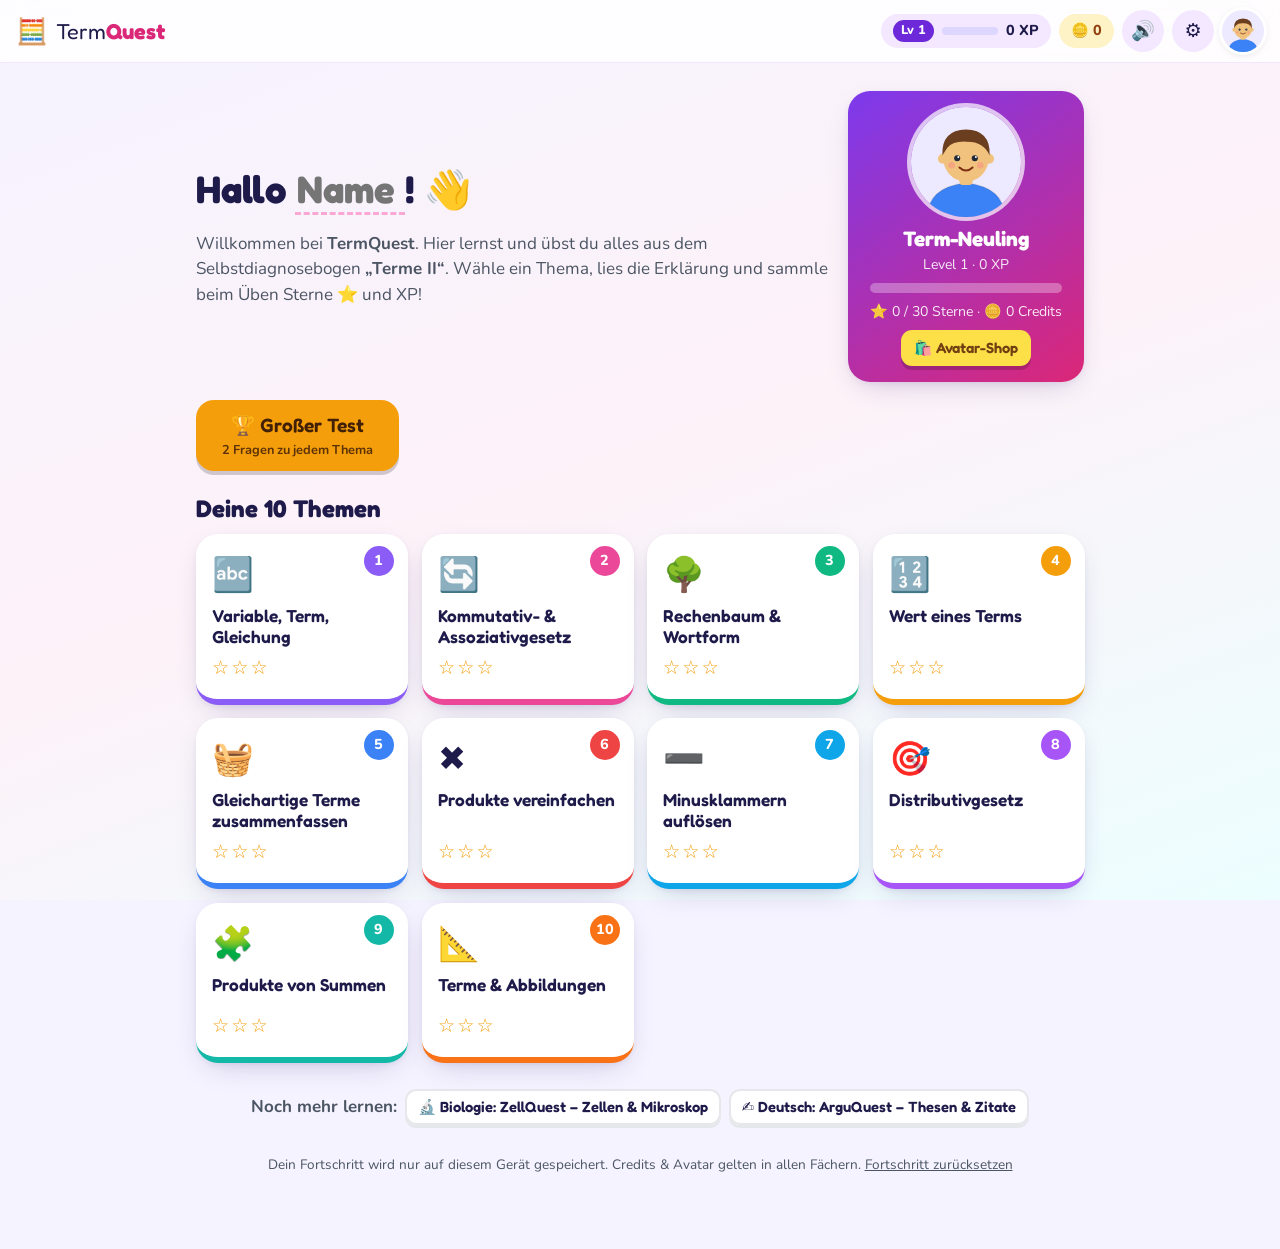
<file: index.html>
<!doctype html>
<html lang="de">
<head>
  <meta charset="utf-8">
  <meta name="viewport" content="width=device-width, initial-scale=1, viewport-fit=cover">
  <meta name="description" content="TermQuest – Terme lernen, verstehen und üben (Selbstdiagnosebogen Terme II).">
  <meta name="theme-color" content="#6d28d9">
  <title>TermQuest – Terme II</title>
  <link rel="icon" href="data:image/svg+xml,<svg xmlns='http://www.w3.org/2000/svg' viewBox='0 0 100 100'><text y='.9em' font-size='90'>🧮</text></svg>">
  <link rel="preconnect" href="https://fonts.googleapis.com">
  <link rel="preconnect" href="https://fonts.gstatic.com" crossorigin>
  <link href="https://fonts.googleapis.com/css2?family=Fredoka:wght@500;600;700&family=Nunito:wght@400;600;700;800&display=swap" rel="stylesheet">
  <link rel="stylesheet" href="css/style.css">
</head>
<body>
  <div class="bg-blobs" aria-hidden="true"><span></span><span></span><span></span></div>
  <header class="topbar">
    <a href="#/" class="logo" aria-label="TermQuest Startseite"><span class="logo-icon">🧮</span><span class="logo-text">Term<b>Quest</b></span></a>
    <div class="hdr-right">
      <div class="xp-chip" title="Erfahrungspunkte">
        <span id="hdr-level" class="lvl">Lv 1</span>
        <span class="mini-bar"><span id="hdr-xpbar"></span></span>
        <span id="hdr-xp">0 XP</span>
      </div>
      <div class="coin-chip" title="Credits für den Avatar-Shop">🪙 <span id="hdr-credits">0</span></div>
      <button id="btn-mute" class="icon-btn" data-silent aria-label="Ton ausschalten">🔊</button>
      <button id="btn-settings" class="icon-btn" aria-label="Einstellungen für Eltern">⚙️</button>
      <a id="hdr-avatar" class="hdr-avatar" href="#/shop" aria-label="Avatar-Shop"></a>
    </div>
  </header>
  <main id="main" tabindex="-1"></main>
  <noscript><p style="padding:2rem">Bitte JavaScript aktivieren, um TermQuest zu benutzen.</p></noscript>

  <script src="js/config.js"></script>
  <script src="js/mathterm.js"></script>
  <script src="js/sound.js"></script>
  <script src="js/fx.js"></script>
  <script src="js/visuals.js"></script>
  <script src="js/topics.js"></script>
  <script src="js/avatar.js"></script>
  <script src="js/tutor.js"></script>
  <script src="js/subject-terme.js"></script>
  <script src="js/app.js"></script>
</body>
</html>
</file>
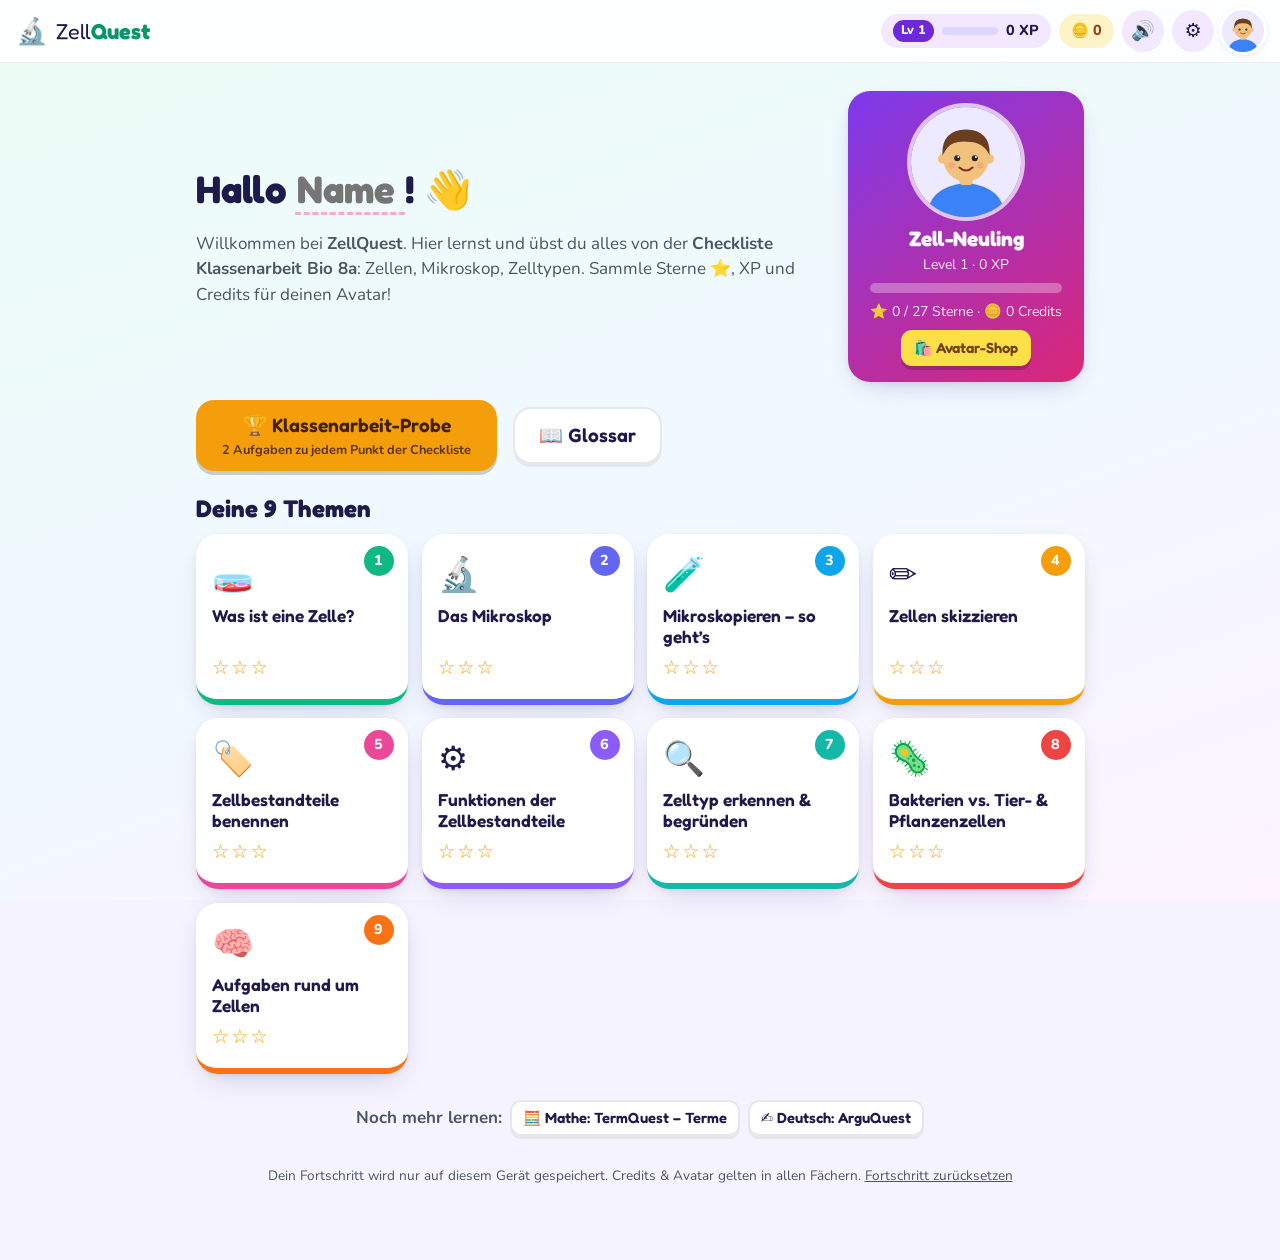
<file: bio/index.html>
<!doctype html>
<html lang="de">
<head>
  <meta charset="utf-8">
  <meta name="viewport" content="width=device-width, initial-scale=1, viewport-fit=cover">
  <meta name="description" content="ZellQuest – Zellen, Mikroskop und Zelltypen lernen und üben (Checkliste Klassenarbeit Bio 8).">
  <meta name="theme-color" content="#059669">
  <title>ZellQuest – Zellen & Mikroskop</title>
  <link rel="icon" href="data:image/svg+xml,<svg xmlns='http://www.w3.org/2000/svg' viewBox='0 0 100 100'><text y='.9em' font-size='90'>🔬</text></svg>">
  <link rel="preconnect" href="https://fonts.googleapis.com">
  <link rel="preconnect" href="https://fonts.gstatic.com" crossorigin>
  <link href="https://fonts.googleapis.com/css2?family=Fredoka:wght@500;600;700&family=Nunito:wght@400;600;700;800&display=swap" rel="stylesheet">
  <link rel="stylesheet" href="../css/style.css">
  <link rel="stylesheet" href="bio.css">
</head>
<body class="bio">
  <div class="bg-blobs" aria-hidden="true"><span></span><span></span><span></span></div>
  <header class="topbar">
    <a href="#/" class="logo" aria-label="ZellQuest Startseite"><span class="logo-icon">🔬</span><span class="logo-text">Zell<b>Quest</b></span></a>
    <div class="hdr-right">
      <div class="xp-chip" title="Erfahrungspunkte">
        <span id="hdr-level" class="lvl">Lv 1</span>
        <span class="mini-bar"><span id="hdr-xpbar"></span></span>
        <span id="hdr-xp">0 XP</span>
      </div>
      <div class="coin-chip" title="Credits für den Avatar-Shop">🪙 <span id="hdr-credits">0</span></div>
      <button id="btn-mute" class="icon-btn" data-silent aria-label="Ton ausschalten">🔊</button>
      <button id="btn-settings" class="icon-btn" aria-label="Einstellungen für Eltern">⚙️</button>
      <a id="hdr-avatar" class="hdr-avatar" href="#/shop" aria-label="Avatar-Shop"></a>
    </div>
  </header>
  <main id="main" tabindex="-1"></main>
  <noscript><p style="padding:2rem">Bitte JavaScript aktivieren, um ZellQuest zu benutzen.</p></noscript>

  <script src="../js/config.js"></script>
  <script src="../js/mathterm.js"></script>
  <script src="../js/sound.js"></script>
  <script src="../js/fx.js"></script>
  <script src="../js/visuals.js"></script>
  <script src="../js/avatar.js"></script>
  <script src="../js/tutor.js"></script>
  <script src="../js/glossary.js"></script>
  <script src="cells.js"></script>
  <script src="topics.js"></script>
  <script src="subject.js"></script>
  <script src="../js/app.js"></script>
</body>
</html>
</file>
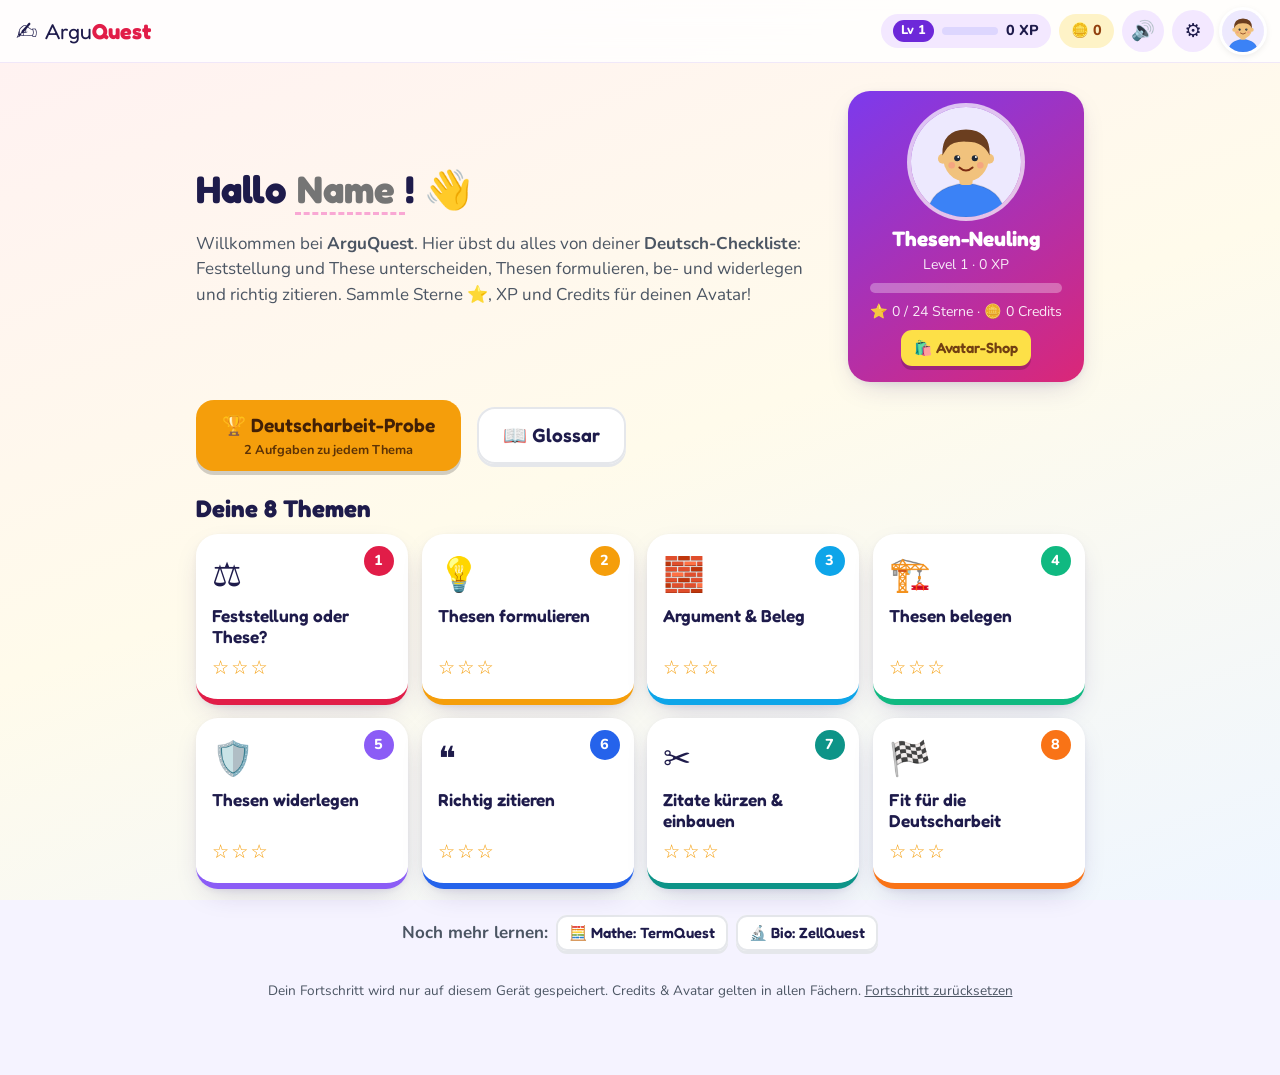
<file: deutsch/index.html>
<!doctype html>
<html lang="de">
<head>
  <meta charset="utf-8">
  <meta name="viewport" content="width=device-width, initial-scale=1, viewport-fit=cover">
  <meta name="description" content="ArguQuest – Feststellung und These, Thesen formulieren, be- und widerlegen, Zitiertechnik (Deutsch 8).">
  <meta name="theme-color" content="#e11d48">
  <title>ArguQuest – Thesen & Zitate</title>
  <link rel="icon" href="data:image/svg+xml,<svg xmlns='http://www.w3.org/2000/svg' viewBox='0 0 100 100'><text y='.9em' font-size='90'>✍️</text></svg>">
  <link rel="preconnect" href="https://fonts.googleapis.com">
  <link rel="preconnect" href="https://fonts.gstatic.com" crossorigin>
  <link href="https://fonts.googleapis.com/css2?family=Fredoka:wght@500;600;700&family=Nunito:wght@400;600;700;800&display=swap" rel="stylesheet">
  <link rel="stylesheet" href="../css/style.css">
  <link rel="stylesheet" href="deutsch.css">
</head>
<body class="deutsch">
  <div class="bg-blobs" aria-hidden="true"><span></span><span></span><span></span></div>
  <header class="topbar">
    <a href="#/" class="logo" aria-label="ArguQuest Startseite"><span class="logo-icon">✍️</span><span class="logo-text">Argu<b>Quest</b></span></a>
    <div class="hdr-right">
      <div class="xp-chip" title="Erfahrungspunkte">
        <span id="hdr-level" class="lvl">Lv 1</span>
        <span class="mini-bar"><span id="hdr-xpbar"></span></span>
        <span id="hdr-xp">0 XP</span>
      </div>
      <div class="coin-chip" title="Credits für den Avatar-Shop">🪙 <span id="hdr-credits">0</span></div>
      <button id="btn-mute" class="icon-btn" data-silent aria-label="Ton ausschalten">🔊</button>
      <button id="btn-settings" class="icon-btn" aria-label="Einstellungen für Eltern">⚙️</button>
      <a id="hdr-avatar" class="hdr-avatar" href="#/shop" aria-label="Avatar-Shop"></a>
    </div>
  </header>
  <main id="main" tabindex="-1"></main>
  <noscript><p style="padding:2rem">Bitte JavaScript aktivieren, um ArguQuest zu benutzen.</p></noscript>

  <script src="../js/config.js"></script>
  <script src="../js/mathterm.js"></script>
  <script src="../js/sound.js"></script>
  <script src="../js/fx.js"></script>
  <script src="../js/visuals.js"></script>
  <script src="../js/avatar.js"></script>
  <script src="../js/tutor.js"></script>
  <script src="../js/glossary.js"></script>
  <script src="data.js"></script>
  <script src="topics.js"></script>
  <script src="subject.js"></script>
  <script src="../js/app.js"></script>
</body>
</html>
</file>
<file: css/style.css>
:root {
  --bg: #f5f3ff;
  --bg2: #ecfeff;
  --card: #ffffff;
  --ink: #1e1b4b;
  --ink-soft: #4b5563;
  --line: #e5e7eb;
  --brand: #6d28d9;
  --brand-2: #db2777;
  --good: #16a34a;
  --good-bg: #dcfce7;
  --bad: #dc2626;
  --bad-bg: #fee2e2;
  --warn: #b45309;
  --warn-bg: #fef3c7;
  --info-bg: #e0f2fe;
  --c: #6d28d9;
  --radius: 22px;
  --shadow: 0 10px 30px -12px rgba(49, 30, 120, .28), 0 2px 6px rgba(49, 30, 120, .06);
  --font-head: 'Fredoka', 'Nunito', system-ui, sans-serif;
  --font-body: 'Nunito', system-ui, -apple-system, 'Segoe UI', sans-serif;
  color-scheme: light;
}

* { box-sizing: border-box; }
[hidden] { display: none !important; }
html { -webkit-text-size-adjust: 100%; }
body {
  margin: 0;
  font-family: var(--font-body);
  font-size: 17px;
  line-height: 1.5;
  color: var(--ink);
  background: linear-gradient(160deg, var(--bg) 0%, #fdf2f8 50%, var(--bg2) 100%) fixed;
  min-height: 100vh;
  overflow-x: hidden;
}
h1, h2, h3 { font-family: var(--font-head); line-height: 1.2; margin: 0 0 .4em; }
a { color: var(--brand); }
button { font: inherit; color: inherit; }
:focus-visible { outline: 3px solid #f59e0b; outline-offset: 3px; border-radius: 10px; }

/* Hintergrund-Blasen */
.bg-blobs { position: fixed; inset: 0; z-index: -1; overflow: hidden; pointer-events: none; }
.bg-blobs span { position: absolute; border-radius: 50%; filter: blur(60px); opacity: .45; animation: float 18s ease-in-out infinite; }
.bg-blobs span:nth-child(1) { width: 380px; height: 380px; background: #c4b5fd; top: -120px; left: -100px; }
.bg-blobs span:nth-child(2) { width: 320px; height: 320px; background: #fbcfe8; bottom: -100px; right: -80px; animation-delay: -6s; }
.bg-blobs span:nth-child(3) { width: 260px; height: 260px; background: #a5f3fc; top: 40%; left: 60%; animation-delay: -12s; }
@keyframes float { 50% { transform: translate(40px, 30px) scale(1.08); } }

/* Kopfzeile */
.topbar {
  position: sticky; top: 0; z-index: 20;
  display: flex; align-items: center; justify-content: space-between; gap: 12px;
  padding: 10px max(16px, env(safe-area-inset-left));
  background: rgba(255, 255, 255, .82);
  backdrop-filter: blur(12px);
  border-bottom: 1px solid rgba(109, 40, 217, .1);
}
.logo { display: flex; align-items: center; gap: 8px; text-decoration: none; color: var(--ink); font-family: var(--font-head); font-size: 1.35rem; }
.logo b { color: var(--brand-2); }
.logo-icon { font-size: 1.6rem; display: inline-block; transition: transform .3s; }
.logo:hover .logo-icon { transform: rotate(-12deg) scale(1.1); }
.hdr-right { display: flex; align-items: center; gap: 8px; }
.xp-chip { display: flex; align-items: center; gap: 8px; background: #f3e8ff; padding: 6px 12px; border-radius: 999px; font-weight: 800; font-size: .9rem; }
.xp-chip .lvl { background: var(--brand); color: #fff; border-radius: 999px; padding: 1px 8px; font-size: .8rem; }
.mini-bar { width: 56px; height: 8px; background: #ddd6fe; border-radius: 99px; overflow: hidden; }
.mini-bar span { display: block; height: 100%; width: 0; background: linear-gradient(90deg, #a855f7, #ec4899); transition: width .6s cubic-bezier(.3, 1.4, .5, 1); }
.icon-btn { border: 0; background: #f3e8ff; width: 42px; height: 42px; border-radius: 50%; font-size: 1.2rem; cursor: pointer; transition: transform .15s; }
.icon-btn:active { transform: scale(.9); }

main { max-width: 920px; margin: 0 auto; padding: 20px 16px 60px; outline: none; }
main:focus, main:focus-visible { outline: none; }
html { background: var(--bg); }

/* Knöpfe */
.btn {
  display: inline-flex; align-items: center; justify-content: center; gap: 6px;
  border: 0; cursor: pointer; text-decoration: none;
  font-family: var(--font-head); font-weight: 600; font-size: 1.05rem;
  color: #fff; background: var(--c, var(--brand));
  padding: 10px 18px; border-radius: 14px;
  box-shadow: 0 4px 0 rgba(0, 0, 0, .18);
  transition: transform .1s, box-shadow .1s, filter .15s;
}
.btn:hover { filter: brightness(1.08); }
.btn:active { transform: translateY(3px); box-shadow: 0 1px 0 rgba(0, 0, 0, .18); }
.btn:disabled { opacity: .45; cursor: default; transform: none; }
.btn.big { font-size: 1.2rem; padding: 14px 26px; border-radius: 18px; }
.btn.small { font-size: .92rem; padding: 7px 13px; border-radius: 11px; }
.btn.ghost { background: #fff; color: var(--ink); box-shadow: 0 3px 0 #e5e7eb, inset 0 0 0 2px #e5e7eb; }
.btn.ghost:active { box-shadow: 0 0 0 #e5e7eb, inset 0 0 0 2px #e5e7eb; }
.linklike { border: 0; background: none; color: var(--ink-soft); text-decoration: underline; cursor: pointer; font-size: inherit; padding: 0; }

.card { background: var(--card); border-radius: var(--radius); box-shadow: var(--shadow); padding: 22px; margin-bottom: 18px; }

/* Startseite */
.hero { display: grid; grid-template-columns: 1fr auto; gap: 20px; align-items: center; margin: 8px 0 18px; }
.hero h1 { font-size: clamp(1.7rem, 5vw, 2.4rem); }
.hero p { color: var(--ink-soft); margin: 0; }
.name-input {
  font: inherit; color: var(--brand-2); border: 0; border-bottom: 3px dashed #f9a8d4; background: transparent;
  padding: 0 2px; min-width: 4ch; max-width: 12ch;
}
.name-input:focus { outline: none; border-bottom-style: solid; }
.level-card { background: linear-gradient(145deg, #7c3aed, #db2777); color: #fff; border-radius: var(--radius); padding: 16px 22px; text-align: center; box-shadow: var(--shadow); min-width: 210px; }
.lvl-emoji { font-size: 2.4rem; animation: bob 2.4s ease-in-out infinite; }
@keyframes bob { 50% { transform: translateY(-5px); } }
.lvl-name { font-family: var(--font-head); font-size: 1.3rem; font-weight: 700; }
.lvl-sub { font-size: .88rem; opacity: .9; }
.level-card .xpbar { height: 10px; background: rgba(255, 255, 255, .3); border-radius: 99px; margin: 8px 0; overflow: hidden; }
.level-card .xpbar div { height: 100%; background: #fde047; border-radius: 99px; }

.home-actions { display: flex; align-items: center; gap: 16px; flex-wrap: wrap; margin-bottom: 24px; }
.test-btn { --c: #f59e0b; flex-direction: column; line-height: 1.15; color: #422006; }
.test-btn small { font-family: var(--font-body); font-size: .8rem; font-weight: 700; opacity: .85; }
.last-test { color: var(--ink-soft); }
.section-title { font-size: 1.5rem; }

.topic-grid { display: grid; grid-template-columns: repeat(auto-fill, minmax(190px, 1fr)); gap: 14px; }
.topic-card {
  position: relative; display: flex; flex-direction: column; gap: 6px; min-height: 160px;
  background: #fff; border-radius: var(--radius); padding: 16px; text-decoration: none; color: var(--ink);
  box-shadow: var(--shadow); border-bottom: 6px solid var(--c);
  transition: transform .2s cubic-bezier(.3, 1.6, .5, 1), box-shadow .2s;
  animation: cardIn .5s both cubic-bezier(.3, 1.4, .5, 1);
}
.topic-card:hover { transform: translateY(-5px) rotate(-1deg); box-shadow: 0 18px 30px -14px var(--c); }
.topic-card:active { transform: scale(.97); }
@keyframes cardIn { from { opacity: 0; transform: translateY(16px) scale(.95); } }
.tc-num { position: absolute; top: 12px; right: 14px; width: 30px; height: 30px; border-radius: 50%; background: var(--c); color: #fff; display: grid; place-items: center; font-weight: 800; font-size: .9rem; }
.tc-emoji { font-size: 2.1rem; }
.tc-title { font-family: var(--font-head); font-weight: 600; font-size: 1.08rem; line-height: 1.2; flex: 1; }
.tc-foot { display: flex; justify-content: space-between; align-items: center; }
.tc-stars { color: #f59e0b; font-size: 1.2rem; letter-spacing: 2px; }
.tc-self { font-size: 1.2rem; }
.footnote { text-align: center; color: var(--ink-soft); font-size: .85rem; margin-top: 30px; }

/* Themenseite */
.topic-head { margin-bottom: 14px; }
.back { display: inline-block; text-decoration: none; font-weight: 800; color: var(--ink-soft); margin-bottom: 8px; }
.back:hover { color: var(--c); }
.th-title { display: flex; align-items: center; gap: 14px; }
.th-title small { color: var(--c); font-weight: 800; text-transform: uppercase; letter-spacing: .06em; }
.th-title h1 { font-size: clamp(1.5rem, 4.5vw, 2.1rem); margin: 0; }
.th-emoji { font-size: 2.6rem; width: 66px; height: 66px; display: grid; place-items: center; background: #fff; border-radius: 20px; box-shadow: var(--shadow); border-bottom: 5px solid var(--c); }
.goal { background: #fff; border-left: 6px solid var(--c); border-radius: 12px; padding: 10px 14px; color: var(--ink-soft); font-style: italic; }

.learn-card { min-height: 280px; border-top: 6px solid var(--c); overflow: hidden; }
.learn-card.slide-l { animation: slideL .35s both; }
.learn-card.slide-r { animation: slideR .35s both; }
@keyframes slideL { from { opacity: 0; transform: translateX(40px); } }
@keyframes slideR { from { opacity: 0; transform: translateX(-40px); } }
.lc-head { display: flex; justify-content: space-between; align-items: flex-start; gap: 10px; flex-wrap: wrap; }
.lc-head h2 { font-size: 1.35rem; }
.lc-num { display: inline-block; background: var(--c); color: #fff; border-radius: 999px; padding: 0 10px; font-size: .85rem; vertical-align: middle; }
.speak-btn.on { background: #fef3c7; }
.learn-nav { display: flex; align-items: center; justify-content: space-between; gap: 10px; margin-bottom: 18px; }
.learn-nav .btn:not(.ghost) { background: var(--c); }
.dots { display: flex; gap: 8px; }
.dot { width: 13px; height: 13px; border-radius: 50%; border: 0; background: #d1d5db; cursor: pointer; padding: 0; transition: transform .2s, background .2s; }
.dot.on { background: var(--c); transform: scale(1.35); }
.cta-row { display: flex; align-items: center; gap: 16px; flex-wrap: wrap; margin-bottom: 18px; }
.play-btn { animation: pulse 2.2s ease-in-out infinite; }
@keyframes pulse { 50% { transform: scale(1.04); } }
.best { color: var(--ink-soft); }
.best b { color: #f59e0b; letter-spacing: 2px; }
.self-card h2, .book-card h2 { font-size: 1.15rem; }
.self-chips { display: grid; grid-template-columns: repeat(auto-fill, minmax(190px, 1fr)); gap: 10px; }
.chip { text-align: left; border: 2px solid var(--line); background: #fff; border-radius: 14px; padding: 10px 12px; cursor: pointer; font-weight: 700; transition: all .15s; }
.chip:hover { border-color: var(--c); }
.chip.on { background: var(--c); border-color: var(--c); color: #fff; }
.book-card p { margin: 0; font-weight: 700; }
.book-card small { color: var(--ink-soft); }
.topic-nav { display: flex; justify-content: space-between; gap: 10px; }

/* Inhalte in Lernkarten */
.m { font-family: var(--font-body); font-weight: 800; font-variant-numeric: tabular-nums; letter-spacing: .01em; }
.big-math { font-size: 1.45rem; text-align: center; margin: 12px 0; overflow-wrap: anywhere; }
.law-box { background: #faf5ff; border: 2px dashed color-mix(in srgb, var(--c) 45%, transparent); border-radius: 14px; padding: 10px 14px; margin: 10px 0; font-size: 1.15rem; text-align: center; overflow-wrap: anywhere; }
.law-box small { display: block; font-size: .85rem; color: var(--ink-soft); font-weight: 600; }
.law-box.bad { background: #fff1f2; border-color: #fda4af; }
.tip { background: #fffbeb; border-radius: 12px; padding: 10px 14px; }
.defs { display: grid; grid-template-columns: repeat(auto-fit, minmax(190px, 1fr)); gap: 12px; }
.def { border-radius: 16px; padding: 12px 14px; }
.def b { font-family: var(--font-head); font-size: 1.15rem; }
.def p { margin: 4px 0 8px; font-size: .95rem; }
.def.c1, .hl.c1, .dot.c1 { background: #ede9fe; }
.def.c2, .hl.c2, .dot.c2 { background: #dbeafe; }
.def.c3, .hl.c3, .dot.c3 { background: #dcfce7; }
.def.c4 { background: #ffedd5; }
.hl { border-radius: 8px; padding: 1px 4px; }
.hl.c1 { background: #ddd6fe; }
.hl.c2 { background: #bfdbfe; }
.anatomy { font-size: 1.8rem; text-align: center; margin: 14px 0; }
.legend { list-style: none; padding: 0; display: flex; flex-wrap: wrap; gap: 14px; }
.legend .dot { display: inline-block; width: 14px; height: 14px; border-radius: 4px; vertical-align: middle; margin-right: 4px; cursor: default; }
.legend .dot.c3 { background: #bbf7d0; }
.nice-table { width: 100%; border-collapse: separate; border-spacing: 0; margin: 10px 0; font-size: .97rem; }
.nice-table th { background: #f3f4f6; text-align: left; padding: 8px 10px; }
.nice-table th:first-child { border-radius: 10px 0 0 10px; }
.nice-table th:last-child { border-radius: 0 10px 10px 0; }
.nice-table td { padding: 8px 10px; border-bottom: 1px solid var(--line); }
.nice-table .yes { color: var(--good); font-weight: 800; }
.nice-table .no { color: var(--bad); font-weight: 800; }
.steps { padding-left: 1.3em; }
.steps li { margin: 6px 0; }
.three-ways { display: grid; grid-template-columns: repeat(auto-fit, minmax(200px, 1fr)); gap: 12px; align-items: start; }
.three-ways > div { background: #f9fafb; border-radius: 14px; padding: 10px 12px; text-align: center; }
.three-ways .m { font-size: 1.2rem; }
.badge { display: block; font-size: .75rem; font-weight: 800; text-transform: uppercase; letter-spacing: .05em; color: var(--c); margin-bottom: 6px; }
.demo { background: #f8fafc; border-radius: 16px; padding: 14px; margin-top: 12px; text-align: center; }
.row-btns { display: flex; gap: 8px; justify-content: center; flex-wrap: wrap; }
.swap-row { font-size: 1.8rem; margin-bottom: 10px; }
.tile { display: inline-block; background: #fff; border-radius: 12px; padding: 4px 12px; margin: 0 4px; box-shadow: 0 3px 0 #e5e7eb; }
.tile.op { background: none; box-shadow: none; padding: 4px 2px; }
.br { color: var(--brand-2); font-size: 1.2em; }
.slider-label { display: block; font-weight: 800; font-size: 1.2rem; }
.xslider { width: min(100%, 360px); accent-color: var(--c); height: 30px; }
.flip { background: #fde68a; border-radius: 8px; padding: 0 4px; animation: flipIn .5s both; display: inline-block; }
@keyframes flipIn { from { transform: rotateX(90deg); } }
.step-in { animation: slideL .4s both; }
.step-note { color: var(--ink-soft); font-size: .9rem; }
.word-form { font-size: 1.15rem; font-style: italic; text-align: center; background: #f0fdf4; border-radius: 14px; padding: 12px; }

/* SVG: Bäume und Figuren */
.tree-svg { width: 100%; max-width: 360px; height: auto; display: block; margin: 0 auto; }
.tree-svg.small { max-width: 240px; }
.tree-edge { stroke: #94a3b8; stroke-width: 3; stroke-linecap: round; }
.tree-op circle { fill: #10b981; stroke: #fff; stroke-width: 3; }
.tree-op-1 circle { fill: #3b82f6; }
.tree-op-2 circle { fill: #ef4444; }
.tree-op-3 circle { fill: #a855f7; }
.tree-op text { fill: #fff; font: 800 20px var(--font-body); text-anchor: middle; }
.tree-leaf rect { fill: #fff; stroke: #cbd5e1; stroke-width: 2.5; }
.tree-leaf.is-var rect { fill: #fef3c7; stroke: #f59e0b; }
.tree-leaf text { fill: var(--ink); font: 800 18px var(--font-body); text-anchor: middle; }
.explain-tree { margin-top: 8px; }
.fig-svg { width: 100%; max-width: 340px; height: auto; display: block; margin: 8px auto; }
.fig-a { fill: #c4b5fd; stroke: #4c1d95; stroke-width: 2; }
.fig-b { fill: #fbcfe8; stroke: #831843; stroke-width: 2; }
.fig-c { fill: #a5f3fc; stroke: #155e75; stroke-width: 2; }
.fig-d { fill: #fde68a; stroke: #78350f; stroke-width: 2; }
.fig-dash { stroke: #831843; stroke-width: 2; stroke-dasharray: 5 4; }
.fig-label { font: 800 17px var(--font-body); fill: var(--ink); text-anchor: middle; }
.fig-label.inner { font-size: 18px; fill: #1e1b4b; }
.fig-label.inner.small { font-size: 15px; }
.fig-note { text-align: center; font-size: .8rem; color: var(--ink-soft); }

/* Quiz */
.quiz-top { display: flex; align-items: center; gap: 12px; margin-bottom: 14px; }
.progress { flex: 1; display: flex; gap: 4px; }
.seg { flex: 1; height: 12px; border-radius: 99px; background: #e5e7eb; transition: background .3s; }
.seg.cur { background: color-mix(in srgb, var(--c) 45%, #fff); animation: segPulse 1.4s ease-in-out infinite; }
.seg.ok { background: #22c55e; }
.seg.half { background: #facc15; }
.seg.bad { background: #f87171; }
@keyframes segPulse { 50% { opacity: .5; } }
.streak { font-weight: 800; background: #fff; border-radius: 999px; padding: 4px 12px; box-shadow: var(--shadow); min-width: 64px; text-align: center; }
.streak.hot { background: linear-gradient(135deg, #f97316, #ef4444); color: #fff; }
.q-card { border-top: 6px solid var(--c); }
.q-meta { display: flex; justify-content: space-between; gap: 8px; color: var(--ink-soft); font-size: .88rem; font-weight: 700; margin-bottom: 8px; flex-wrap: wrap; }
.q-topic { color: var(--c); }
.q-prompt-row { display: flex; justify-content: space-between; align-items: flex-start; gap: 10px; }
.q-prompt { font-size: 1.3rem; }
.q-visual { margin: 10px 0 16px; }
.q-visual .big-math { font-size: 1.7rem; background: #f8fafc; border-radius: 16px; padding: 12px; }

.options { display: grid; grid-template-columns: 1fr 1fr; gap: 10px; }
.options.wide { grid-template-columns: 1fr; }
.options.svg { grid-template-columns: repeat(auto-fit, minmax(150px, 1fr)); }
.opt {
  display: flex; align-items: center; gap: 10px; text-align: left;
  background: #fff; border: 3px solid var(--line); border-radius: 16px; padding: 12px 14px; cursor: pointer;
  font-size: 1.08rem; transition: transform .12s, border-color .15s, background .15s; min-height: 58px;
}
.opt:hover:not(:disabled) { border-color: var(--c); transform: translateY(-2px); }
.opt:active:not(:disabled) { transform: scale(.97); }
.opt:disabled { cursor: default; }
.opt-key { flex: none; width: 30px; height: 30px; border-radius: 9px; display: grid; place-items: center; background: #f3f4f6; font-weight: 800; font-size: .9rem; }
.opt-body { flex: 1; overflow-wrap: anywhere; }
.options.svg .opt { flex-direction: column; }
.options.svg .opt-body { width: 100%; }
.opt.correct { border-color: var(--good); background: var(--good-bg); animation: pop .4s; }
.opt.correct .opt-key { background: var(--good); color: #fff; }
.opt.wrong { border-color: var(--bad); background: var(--bad-bg); }
.opt.wrong .opt-key { background: var(--bad); color: #fff; }

.input-lead { text-align: center; font-size: 1.3rem; margin-bottom: 6px; }
.input-row { display: flex; align-items: center; gap: 8px; justify-content: center; }
.affix { font-size: 1.3rem; }
.q-input {
  flex: 1 1 auto; min-width: 0; width: 100%; max-width: 420px; font: 800 1.45rem var(--font-body); color: var(--ink);
  border: 3px solid var(--line); border-radius: 16px; padding: 10px 14px; background: #fff; text-align: center;
  transition: border-color .15s, box-shadow .15s;
}
.q-input.num { max-width: 180px; }
.affix { flex: none; white-space: nowrap; }
.q-input:focus { outline: none; border-color: var(--c); box-shadow: 0 0 0 5px color-mix(in srgb, var(--c) 18%, transparent); }
.q-input:disabled { background: #f9fafb; }
.keypad { display: flex; flex-wrap: wrap; gap: 6px; justify-content: center; margin: 12px 0 4px; }
.key {
  min-width: 46px; height: 46px; border: 0; border-radius: 12px; background: #f3f4f6; font-weight: 800; font-size: 1.15rem;
  cursor: pointer; box-shadow: 0 3px 0 #d1d5db; transition: transform .08s;
}
.key:active { transform: translateY(2px); box-shadow: 0 1px 0 #d1d5db; }
.key.wide { min-width: 60px; background: #fee2e2; box-shadow: 0 3px 0 #fecaca; }
.key:disabled { opacity: .4; }
.preview { text-align: center; color: var(--ink-soft); margin-top: 6px; min-height: 1.6em; }
.preview .m { color: var(--ink); font-size: 1.15rem; }

.feedback { margin-top: 16px; border-radius: 16px; padding: 12px 16px; font-size: 1.05rem; }
.feedback.good { background: var(--good-bg); border: 2px solid #86efac; }
.feedback.bad { background: var(--bad-bg); border: 2px solid #fca5a5; }
.feedback.retry { background: #fff7ed; border: 2px solid #fdba74; }
.feedback.almost { background: var(--warn-bg); border: 2px solid #fcd34d; }
.feedback.info { background: var(--info-bg); border: 2px solid #7dd3fc; }
.explain { margin-top: 8px; color: #374151; font-size: .98rem; overflow-wrap: anywhere; }
.explain .tree-svg { max-width: 200px; }
.q-actions { display: flex; justify-content: space-between; gap: 12px; flex-wrap: wrap; }
.q-actions .btn:not(.ghost) { background: var(--c); margin-left: auto; }

/* Ergebnis */
.results { text-align: center; border-top: 6px solid var(--c); }
.results h1 { font-size: clamp(1.7rem, 5vw, 2.3rem); }
.big-stars { font-size: 4rem; letter-spacing: 10px; margin: 8px 0; }
.bstar { color: #e5e7eb; display: inline-block; transition: color .2s; }
.bstar.on { color: #f59e0b; animation: starPop .6s cubic-bezier(.3, 1.8, .5, 1); text-shadow: 0 4px 14px rgba(245, 158, 11, .5); }
@keyframes starPop { 0% { transform: scale(0) rotate(-90deg); } 100% { transform: scale(1) rotate(0); } }
.score { font-size: 1.2rem; }
.res-stats { display: flex; justify-content: center; gap: 14px; flex-wrap: wrap; margin: 14px 0; }
.res-stats div { background: #f9fafb; border-radius: 16px; padding: 10px 18px; min-width: 100px; }
.res-stats b { display: block; font-size: 1.4rem; font-family: var(--font-head); }
.res-stats span { font-size: .85rem; color: var(--ink-soft); }
.new-best { font-weight: 800; color: #b45309; animation: pop .5s; }
.result-table { text-align: left; margin: 18px 0; }
.result-table a { text-decoration: none; font-weight: 700; color: var(--ink); }
.res-actions { display: flex; justify-content: center; gap: 10px; flex-wrap: wrap; margin-top: 10px; }
.res-actions .btn:not(.ghost) { background: var(--c); }

/* Effekte */
.fx-canvas { position: fixed; inset: 0; width: 100vw; height: 100vh; pointer-events: none; z-index: 100; }
.float-text { position: fixed; z-index: 101; transform: translateX(-50%); font: 700 1.3rem var(--font-head); pointer-events: none; animation: floatUp 1.2s ease-out forwards; white-space: nowrap; }
.float-text.xp { color: #7c3aed; }
.float-text.good { color: var(--good); }
.float-text.streak { color: #ea580c; font-size: 1.5rem; }
@keyframes floatUp { 0% { opacity: 0; transform: translate(-50%, 0) scale(.6); } 20% { opacity: 1; transform: translate(-50%, -14px) scale(1.15); } 100% { opacity: 0; transform: translate(-50%, -70px) scale(1); } }
.fx-shake { animation: shake .45s; }
@keyframes shake { 20%, 60% { transform: translateX(-9px); } 40%, 80% { transform: translateX(9px); } }
.fx-pop { animation: pop .35s; }
@keyframes pop { 50% { transform: scale(1.06); } }
.fx-glow { animation: glow .7s; }
@keyframes glow { 0% { box-shadow: 0 0 0 0 rgba(34, 197, 94, .7); } 100% { box-shadow: 0 0 0 22px rgba(34, 197, 94, 0); } }
.toast {
  position: fixed; left: 50%; bottom: 24px; transform: translate(-50%, 120px); z-index: 110;
  background: var(--ink); color: #fff; padding: 12px 20px; border-radius: 16px; font-weight: 700; box-shadow: var(--shadow);
  transition: transform .35s cubic-bezier(.3, 1.5, .5, 1); max-width: calc(100vw - 32px); text-align: center;
}
.toast.show { transform: translate(-50%, 0); }

/* Credits & Avatar in der Kopfzeile */
.coin-chip { background: #fef3c7; color: #92400e; font-weight: 800; padding: 6px 12px; border-radius: 999px; font-size: .9rem; white-space: nowrap; }
.hdr-avatar { display: block; width: 42px; height: 42px; border-radius: 50%; overflow: hidden; box-shadow: 0 0 0 3px #fff, 0 2px 8px rgba(0,0,0,.15); transition: transform .2s; flex: none; }
.hdr-avatar:hover { transform: scale(1.08) rotate(-4deg); }
.avatar-svg { display: block; width: 100%; height: auto; }
.lvl-avatar { display: block; width: 110px; height: 110px; margin: 0 auto 6px; border-radius: 50%; overflow: hidden; box-shadow: 0 0 0 4px rgba(255,255,255,.7); animation: bob 2.4s ease-in-out infinite; }
.shop-btn { --c: #fde047; color: #713f12; margin-top: 8px; }
.float-text.coins { color: #b45309; }
.coin-stat b { color: #b45309; }

/* Shop */
.shop-title { font-size: clamp(1.6rem, 5vw, 2.2rem); }
.shop { display: grid; grid-template-columns: 290px 1fr; gap: 18px; align-items: start; }
.shop-side { position: sticky; top: 76px; text-align: center; }
.shop-avatar { position: relative; width: 200px; max-width: 100%; margin: 0 auto; border-radius: 50%; overflow: hidden; box-shadow: 0 0 0 6px #ede9fe; }
.try-tag { position: absolute; left: 50%; bottom: 10px; transform: translateX(-50%); background: rgba(30,27,75,.85); color: #fff; font-weight: 800; font-size: .8rem; padding: 3px 10px; border-radius: 999px; white-space: nowrap; }
.wallet { font-size: 1.4rem; font-weight: 800; margin-top: 12px; color: #92400e; }
.wallet-hint { font-size: .85rem; color: var(--ink-soft); margin: 4px 0 12px; }
.shop-side h2 { font-size: 1.05rem; text-align: left; margin-top: 8px; }
.shop-side h2 small { color: var(--ink-soft); font-weight: 600; }
.look-row { display: flex; flex-wrap: wrap; gap: 6px; margin-bottom: 10px; }
.swatch { width: 34px; height: 34px; border-radius: 50%; border: 3px solid #fff; box-shadow: 0 0 0 2px var(--line); cursor: pointer; }
.swatch.on { box-shadow: 0 0 0 3px var(--brand); transform: scale(1.1); }
.look-btn { border: 2px solid var(--line); background: #fff; border-radius: 10px; padding: 4px 10px; font-weight: 700; cursor: pointer; font-size: .88rem; }
.look-btn.on { background: var(--brand); border-color: var(--brand); color: #fff; }
.slot-tabs { display: flex; flex-wrap: wrap; gap: 8px; margin-bottom: 14px; }
.slot-tab { border: 0; background: #fff; border-radius: 999px; padding: 8px 14px; font-weight: 800; cursor: pointer; box-shadow: var(--shadow); }
.slot-tab.on { background: var(--brand); color: #fff; }
.item-grid { display: grid; grid-template-columns: repeat(auto-fill, minmax(150px, 1fr)); gap: 12px; }
.item { background: #fff; border-radius: 18px; padding: 10px; text-align: center; box-shadow: var(--shadow); border: 3px solid transparent; transition: transform .2s; animation: cardIn .4s both; }
.item:hover { transform: translateY(-3px); }
.item.worn { border-color: #22c55e; }
.item.trying { border-color: #f59e0b; }
.item-thumb { border: 0; padding: 0; background: none; cursor: pointer; width: 100%; border-radius: 14px; overflow: hidden; display: block; }
.item-name { font-weight: 800; margin: 6px 0; font-size: .95rem; }
.item-btn { width: 100%; }
.item.owned .item-btn { --c: #10b981; }
.item-btn.poor { --c: #9ca3af; }

/* Chat mit Claude */
.tutor { margin-top: 18px; border-top: 6px solid #d97757; }
.tutor-head { display: flex; gap: 12px; align-items: center; margin-bottom: 10px; }
.tutor-head h2 { margin: 0; font-size: 1.25rem; }
.tutor-head small { color: var(--ink-soft); }
.tutor-bot { font-size: 2rem; width: 54px; height: 54px; flex: none; display: grid; place-items: center; background: #fdf0ea; border-radius: 16px; animation: bob 3s ease-in-out infinite; }
.faq-chips { display: flex; flex-wrap: wrap; gap: 8px; margin-bottom: 12px; }
.faq-chip { border: 2px solid #f5d0c0; background: #fff7f3; color: var(--ink); border-radius: 999px; padding: 6px 12px; font-weight: 700; font-size: .9rem; cursor: pointer; text-align: left; transition: background .15s, transform .1s; }
.faq-chip:hover { background: #fde7dc; }
.faq-chip:active { transform: scale(.96); }
.faq-chip.tip { border-color: #fcd34d; background: #fffbeb; }
.chat-log { display: flex; flex-direction: column; gap: 8px; max-height: 360px; overflow-y: auto; padding: 2px; }
.chat-log:empty { display: none; }
.bubble { max-width: 85%; padding: 10px 14px; border-radius: 18px; line-height: 1.45; animation: slideL .25s both; overflow-wrap: anywhere; }
.bubble.me { align-self: flex-end; background: var(--brand); color: #fff; border-bottom-right-radius: 6px; }
.bubble.bot { align-self: flex-start; background: #f3f4f6; border-bottom-left-radius: 6px; }
.bubble.faq { background: #ecfdf5; }
.bubble.error { background: var(--bad-bg); }
.bubble.info { background: var(--info-bg); }
.faq-src { font-size: .75rem; color: var(--ink-soft); margin-top: 4px; }
.typing i { display: inline-block; width: 7px; height: 7px; margin: 0 2px; border-radius: 50%; background: #9ca3af; animation: typing 1s infinite; }
.typing i:nth-child(2) { animation-delay: .15s; }
.typing i:nth-child(3) { animation-delay: .3s; }
@keyframes typing { 50% { transform: translateY(-5px); opacity: .5; } }
.chat-form { display: flex; gap: 8px; margin-top: 12px; }
.chat-input { flex: 1; min-width: 0; font: inherit; border: 2px solid var(--line); border-radius: 14px; padding: 9px 12px; }
.chat-input:focus { outline: none; border-color: #d97757; }
.chat-form .btn { --c: #d97757; }
.chat-form.busy { opacity: .6; pointer-events: none; }

/* Einstellungen */
dialog#settings { border: 0; border-radius: var(--radius); padding: 0; max-width: min(520px, calc(100vw - 32px)); box-shadow: var(--shadow); color: var(--ink); }
dialog#settings::backdrop { background: rgba(30, 27, 75, .45); }
.settings { padding: 22px; }
.settings label { display: block; font-weight: 800; margin: 10px 0; }
.settings input { display: block; width: 100%; font: inherit; border: 2px solid var(--line); border-radius: 12px; padding: 9px 12px; margin-top: 4px; }
.settings .warn { background: var(--warn-bg); border-radius: 12px; padding: 10px 12px; font-size: .92rem; }
.settings-status { font-size: .9rem; color: var(--ink-soft); }
.settings-actions { display: flex; flex-wrap: wrap; gap: 8px; justify-content: flex-end; margin-top: 16px; }

@media (max-width: 760px) {
  .shop { grid-template-columns: 1fr; }
  .shop-side { position: static; }
}
@media (max-width: 640px) {
  .coin-chip { padding: 5px 9px; }
  .hdr-right { gap: 6px; }
  .icon-btn { width: 38px; height: 38px; font-size: 1.05rem; }
  .hdr-avatar { width: 38px; height: 38px; }
  .item-grid { grid-template-columns: 1fr 1fr; }
  .bubble { max-width: 92%; }
}

/* Neue Fragetypen: Diagramm antippen, Mehrfachauswahl, Reihenfolge */
.hs-hint { text-align: center; color: var(--ink-soft); font-size: .92rem; margin: 6px 0; }
.hotspot { max-width: 520px; margin: 0 auto; }
.hotspot [data-part] { cursor: pointer; }
.hotspot:not(.locked) [data-part]:hover { filter: brightness(1.12) drop-shadow(0 0 4px rgba(245, 158, 11, .9)); }
[data-part].hs-right, [data-part].hs-reveal { filter: drop-shadow(0 0 3px #16a34a) drop-shadow(0 0 7px #22c55e); animation: hsPulse 1s ease-in-out 2; }
[data-part].hs-wrong { filter: drop-shadow(0 0 3px #dc2626) drop-shadow(0 0 7px #ef4444); }
@keyframes hsPulse { 50% { opacity: .55; } }
.options.multi .opt.picked { border-color: var(--c); background: color-mix(in srgb, var(--c) 10%, #fff); }
.options.multi .opt.missed { border-color: var(--good); border-style: dashed; }
.options.multi .opt.correct .opt-key, .options.multi .opt.missed .opt-key { background: var(--good); color: #fff; }
.options.tf { grid-template-columns: 1fr 1fr; }
.scenario { background: #f8fafc; border-left: 5px solid var(--c); border-radius: 12px; padding: 12px 16px; font-size: 1.08rem; }
.scenario.statement { font-size: 1.2rem; font-weight: 700; text-align: center; border-left: 0; }
.order-seq { list-style: none; counter-reset: step; padding: 0; margin: 10px 0; min-height: 56px; border: 2px dashed var(--line); border-radius: 16px; padding: 8px; }
.order-seq li { counter-increment: step; display: flex; align-items: center; gap: 8px; margin: 4px 0; }
.order-seq li::before { content: counter(step); flex: none; width: 28px; height: 28px; border-radius: 50%; background: var(--c); color: #fff; display: grid; place-items: center; font-weight: 800; }
.order-seq li.order-empty { color: var(--ink-soft); justify-content: center; }
.order-seq li.order-empty::before { display: none; }
.order-seq li.wrong-pos::before { background: var(--bad); }
.order-pool { display: flex; flex-direction: column; gap: 6px; }
.order-item { text-align: left; width: 100%; border: 2px solid var(--line); background: #fff; border-radius: 12px; padding: 9px 12px; font-weight: 700; cursor: pointer; transition: transform .1s, border-color .15s; }
.order-item:hover:not(:disabled) { border-color: var(--c); }
.order-item.in { background: color-mix(in srgb, var(--c) 8%, #fff); }
.order-solution { margin: 6px 0 0; padding-left: 1.3em; }
.other-apps { text-align: center; margin-top: 26px; display: flex; gap: 8px; justify-content: center; align-items: center; flex-wrap: wrap; color: var(--ink-soft); font-weight: 700; }

/* Glossar-Seite */
.gloss-tools { display: flex; gap: 8px; margin: 12px 0; }
.gloss-grid { display: grid; grid-template-columns: repeat(auto-fill, minmax(200px, 1fr)); gap: 12px; }
.gloss-card { position: relative; min-height: 120px; border: 0; border-radius: 18px; padding: 14px; cursor: pointer; background: #fff; box-shadow: var(--shadow); border-bottom: 5px solid var(--accent, #10b981); font: inherit; text-align: center; perspective: 600px; transition: transform .35s; }
.gloss-card .front { font-family: var(--font-head); font-size: 1.2rem; font-weight: 700; display: grid; place-items: center; min-height: 90px; }
.gloss-card .back { display: none; font-size: .95rem; text-align: left; }
.gloss-card.flipped { background: color-mix(in srgb, var(--accent, #10b981) 12%, #fff); animation: flipIn .4s; }
.gloss-card.flipped .front { display: none; }
.gloss-card.flipped .back { display: block; }

/* Schreibaufgabe (Selbstkontrolle) */
.q-write { width: 100%; font: 600 1.05rem var(--font-body); border: 3px solid var(--line); border-radius: 16px; padding: 12px 14px; resize: vertical; min-height: 110px; }
.q-write:focus { outline: none; border-color: var(--c); }
.write-meta { display: flex; justify-content: space-between; gap: 8px; flex-wrap: wrap; font-size: .85rem; color: var(--ink-soft); margin-top: 4px; }
.selfcheck { margin-top: 14px; background: #f8fafc; border-radius: 16px; padding: 14px; }
.selfcheck h3 { margin: 0 0 6px; font-size: 1.05rem; }
.criteria { list-style: none; padding: 0; margin: 0 0 10px; display: grid; gap: 6px; }
.crit { width: 100%; text-align: left; border: 2px solid var(--line); background: #fff; border-radius: 12px; padding: 7px 10px; font-weight: 700; cursor: pointer; }
.crit.on { border-color: var(--good); background: var(--good-bg); }
.models { background: #fff; border-left: 5px solid var(--c); border-radius: 12px; padding: 8px 12px; margin-bottom: 10px; }
.models ul { margin: 6px 0 0; padding-left: 1.2em; }
.rate-q { font-weight: 800; margin: 10px 0 6px; }
.rate-row { display: flex; gap: 8px; flex-wrap: wrap; }
.rate-row .btn:not(.ghost) { background: var(--good); }

/* Text antippen (Hotspot in Texten) */
.text-hs { line-height: 1.9; font-size: 1.05rem; background: #fff; border-radius: 14px; padding: 12px 14px; text-align: left; }
.text-hs [data-part] { border-radius: 6px; padding: 1px 2px; transition: background .15s; }
.hotspot .text-hs [data-part]:hover { background: #fef3c7; filter: none; }
.text-hs [data-part].hs-right, .text-hs [data-part].hs-reveal { background: var(--good-bg); box-shadow: 0 0 0 2px #22c55e; filter: none; }
.text-hs [data-part].hs-wrong { background: var(--bad-bg); box-shadow: 0 0 0 2px #ef4444; filter: none; }
.lined { font-size: .95rem; line-height: 1.55; overflow-x: auto; max-width: 100%; }
.lined .ln > span:last-child { white-space: nowrap; } /* Zeilen dürfen nie umbrechen – sonst stimmen die Zeilennummern nicht */
.hotspot:has(.lined) { max-width: 100%; }
.lined .ln { display: flex; gap: 10px; padding: 1px 4px; }
.lined .no { flex: none; width: 1.6em; text-align: right; color: var(--ink-soft); font-variant-numeric: tabular-nums; font-size: .85rem; padding-top: 2px; }
.lined-title { font-weight: 800; margin-bottom: 4px; }

/* Handy */
@media (max-width: 640px) {
  body { font-size: 16px; }
  .hero { grid-template-columns: 1fr; }
  .level-card { min-width: 0; }
  .topic-grid { grid-template-columns: 1fr 1fr; gap: 10px; }
  .topic-card { min-height: 140px; padding: 12px; }
  .tc-title { font-size: .98rem; }
  .options { grid-template-columns: 1fr; }
  .card { padding: 16px; }
  .xp-chip .mini-bar { display: none; }
  .logo-text { display: none; }
  .q-visual .big-math { font-size: 1.4rem; }
  .big-stars { font-size: 3.2rem; }
  .nice-table { font-size: .9rem; }
  .q-actions .btn.big { flex: 1; }
}

@media (prefers-reduced-motion: reduce) {
  *, *::before, *::after { animation-duration: .01ms !important; animation-iteration-count: 1 !important; transition-duration: .01ms !important; }
}
</file>
<file: bio/bio.css>
/* ZellQuest – Ergänzungen zum gemeinsamen Stil */
body.bio { background: linear-gradient(160deg, #ecfdf5 0%, #f0f9ff 50%, #fdf4ff 100%) fixed; }
body.bio .logo b { color: #059669; }

/* Diagramme */
.diagram { display: block; width: 100%; max-width: 460px; height: auto; margin: 6px auto; }
.diagram.labeled { max-width: 640px; }
.diagram.mikroskop { max-width: 260px; }
.hotspot .diagram { max-width: 560px; }
.hotspot .diagram.mikroskop { max-width: 360px; }
.diagram.mikroskop.labeled { max-width: 560px; }
.c-plasma-p { fill: #fef9c3; }
.c-plasma-t { fill: #ffe4e6; }
.c-plasma-b { fill: #fef3c7; }
.c-wall-p { fill: #a3c585; stroke: #4d7c0f; stroke-width: 1.5; }
.c-wall-b { fill: #fcd34d; stroke: #b45309; stroke-width: 1.5; }
.c-mem-p, .c-mem-b { fill: none; stroke: #ca8a04; stroke-width: 2.5; }
.c-mem-t { fill: none; stroke: #e11d48; stroke-width: 3; }
.c-vac { fill: #bae6fd; stroke: #0284c7; stroke-width: 2; }
.c-nuc { fill: #c4b5fd; stroke: #6d28d9; stroke-width: 2.5; }
.c-nucleolus { fill: #7c3aed; }
.c-mito { fill: #fb923c; stroke: #c2410c; stroke-width: 1.5; }
.c-mito-in { fill: none; stroke: #9a3412; stroke-width: 1.3; }
.c-chloro { fill: #22c55e; stroke: #15803d; stroke-width: 1.5; }
.c-chloro-in { fill: none; stroke: #14532d; stroke-width: 1.2; }
.c-ribo { fill: #475569; }
.c-caps { fill: rgba(186, 230, 253, .55); stroke: #38bdf8; stroke-width: 2; stroke-dasharray: 6 4; }
.c-dna { fill: none; stroke: #7c3aed; stroke-width: 3; }
.c-plasmid { fill: none; stroke: #db2777; stroke-width: 2.5; }
.c-flag, .c-pili { fill: none; stroke: #475569; stroke-width: 3; stroke-linecap: round; }
.c-pili { stroke-width: 2; }
.hit { fill: transparent; }
.hit-stroke { fill: none; stroke: transparent; stroke-width: 10; }
.hit-stroke.wide { stroke-width: 16; }
.m-dark { fill: #1e293b; }
.m-arm { fill: #64748b; }
.m-lamp { fill: #fde047; stroke: #a16207; stroke-width: 2; }
.m-ray { stroke: #f59e0b; stroke-width: 2.5; stroke-linecap: round; }
.m-blende { fill: #0d9488; }
.m-clip { fill: #cbd5e1; stroke: #475569; stroke-width: 1.5; }
.m-knob { fill: #94a3b8; stroke: #1e293b; stroke-width: 3; }
.m-knob-in { fill: #1e293b; }
.m-tube { fill: #94a3b8; stroke: #334155; stroke-width: 2; }
.m-rev { fill: #475569; }
.m-obj { fill: #e2e8f0; stroke: #334155; stroke-width: 1.5; }
.label line { stroke: #334155; stroke-width: 1.4; }
.label circle { fill: #334155; }
.label text { font: 700 15px var(--font-body); fill: var(--ink); }
.label.hs-active text { fill: #b45309; }
.mark-arrow line { stroke: #dc2626; stroke-width: 4; stroke-linecap: round; }
.mark-arrow circle { fill: #dc2626; }
.mark-arrow { animation: arrowPulse 1.2s ease-in-out infinite; }
@keyframes arrowPulse { 50% { opacity: .55; } }

/* Lern-Elemente */
.explore .slot-tabs { justify-content: center; }
.explore-svg { background: #fff; border-radius: 16px; padding: 6px; }
.clickable [data-part] { cursor: pointer; }
.clickable [data-part]:hover { filter: brightness(1.1) drop-shadow(0 0 4px rgba(245, 158, 11, .9)); }
[data-part].hs-active { filter: drop-shadow(0 0 3px #f59e0b) drop-shadow(0 0 8px #fbbf24); }
.explore-info { margin-top: 10px; background: #fffbeb; border-radius: 14px; padding: 10px 14px; min-height: 3em; text-align: left; }
.explore-info small { display: block; color: var(--ink-soft); margin-top: 4px; }
.detective .row-btns { margin: 10px 0; }
.two-col { display: grid; grid-template-columns: repeat(auto-fit, minmax(220px, 1fr)); gap: 12px; }
.info-box { background: #f0fdf4; border-radius: 16px; padding: 12px 14px; }
.info-box b { font-family: var(--font-head); font-size: 1.15rem; }
.info-box p { margin: 4px 0; color: var(--ink-soft); }
.size-scale div { margin: 8px 0; font-weight: 700; font-size: .95rem; }
.size-scale span { display: block; height: 14px; min-width: 6px; border-radius: 99px; background: linear-gradient(90deg, #34d399, #3b82f6); margin-bottom: 3px; }
.light-path { background: #f0f9ff; border-radius: 14px; padding: 12px; font-weight: 800; text-align: center; line-height: 2; }
.decision .q { font-weight: 800; margin-top: 10px; }
.decision .a { background: #f0fdf4; border-radius: 12px; padding: 8px 12px; margin: 4px 0 0 18px; }
.compare td:not(:first-child), .compare th:not(:first-child) { text-align: center; }
.glossary-list dt { font-weight: 800; margin-top: 10px; color: var(--c); }
.glossary-list dd { margin: 2px 0 0; }
.glossary-list small { display: block; color: var(--ink-soft); }

@media (max-width: 640px) {
  .label text { font-size: 17px; }
  .options.tf { grid-template-columns: 1fr 1fr; }
}
</file>
<file: deutsch/deutsch.css>
/* ArguQuest – Ergänzungen zum gemeinsamen Stil */
body.deutsch { background: linear-gradient(160deg, #fff1f2 0%, #fffbeb 50%, #eff6ff 100%) fixed; --accent: #e11d48; }
body.deutsch .logo b { color: #e11d48; }
.two-col { display: grid; grid-template-columns: repeat(auto-fit, minmax(220px, 1fr)); gap: 12px; }
.info-box { background: #f0fdf4; border-radius: 16px; padding: 12px 14px; }
.info-box.bad { background: #fff1f2; }
.info-box b { font-family: var(--font-head); font-size: 1.15rem; }
.info-box p { margin: 4px 0; color: var(--ink-soft); }
.info-box ul { margin: 6px 0; padding-left: 1.2em; }
.explore-info { margin-top: 10px; background: #fffbeb; border-radius: 14px; padding: 10px 14px; min-height: 3em; text-align: left; }
.explore-info small { display: block; color: var(--ink-soft); margin-top: 4px; }
.sorter .row-btns, .baukasten .row-btns, .werkstatt .row-btns { margin: 10px 0; }
.gap { display: inline-block; min-width: 4em; border-bottom: 3px solid var(--c); color: var(--c); text-align: center; }
/* Bausteine These – Argument – Beleg */
.arg-blocks { display: grid; grid-template-columns: repeat(auto-fit, minmax(150px, 1fr)); gap: 8px; margin-bottom: 10px; }
.arg-blocks .blk { display: flex; flex-direction: column; gap: 2px; }
.blk { border-radius: 14px; padding: 10px 12px; border-left: 6px solid; text-align: left; }
.blk b { font-family: var(--font-head); font-size: 1.1rem; }
.blk span, .blk small { color: var(--ink-soft); font-size: .85rem; font-weight: 700; display: block; }
.blk.these { background: #fff1f2; border-color: #e11d48; }
.blk.arg { background: #eff6ff; border-color: #2563eb; }
.blk.beleg { background: #f0fdf4; border-color: #16a34a; }
.arg-chain { display: grid; gap: 8px; margin: 10px 0; }
.arg-chain .blk { animation: slideL .35s both; }
.arg-chain .blk:nth-child(2) { animation-delay: .08s; } .arg-chain .blk:nth-child(3) { animation-delay: .16s; }
.arg-chain .blk:nth-child(4) { animation-delay: .24s; } .arg-chain .blk:nth-child(5) { animation-delay: .32s; } .arg-chain .blk:nth-child(6) { animation-delay: .4s; }
/* Zitier-Werkstatt */
.lined .ln.hl-line { background: #fef3c7; border-radius: 6px; }
.cite-build { font-size: 1.15rem; font-weight: 800; }
.cb.q { color: #e11d48; font-size: 1.3em; }
.cb.z { color: #2563eb; }
.cb.w { background: #f0fdf4; border-radius: 6px; padding: 0 4px; }
</file>
